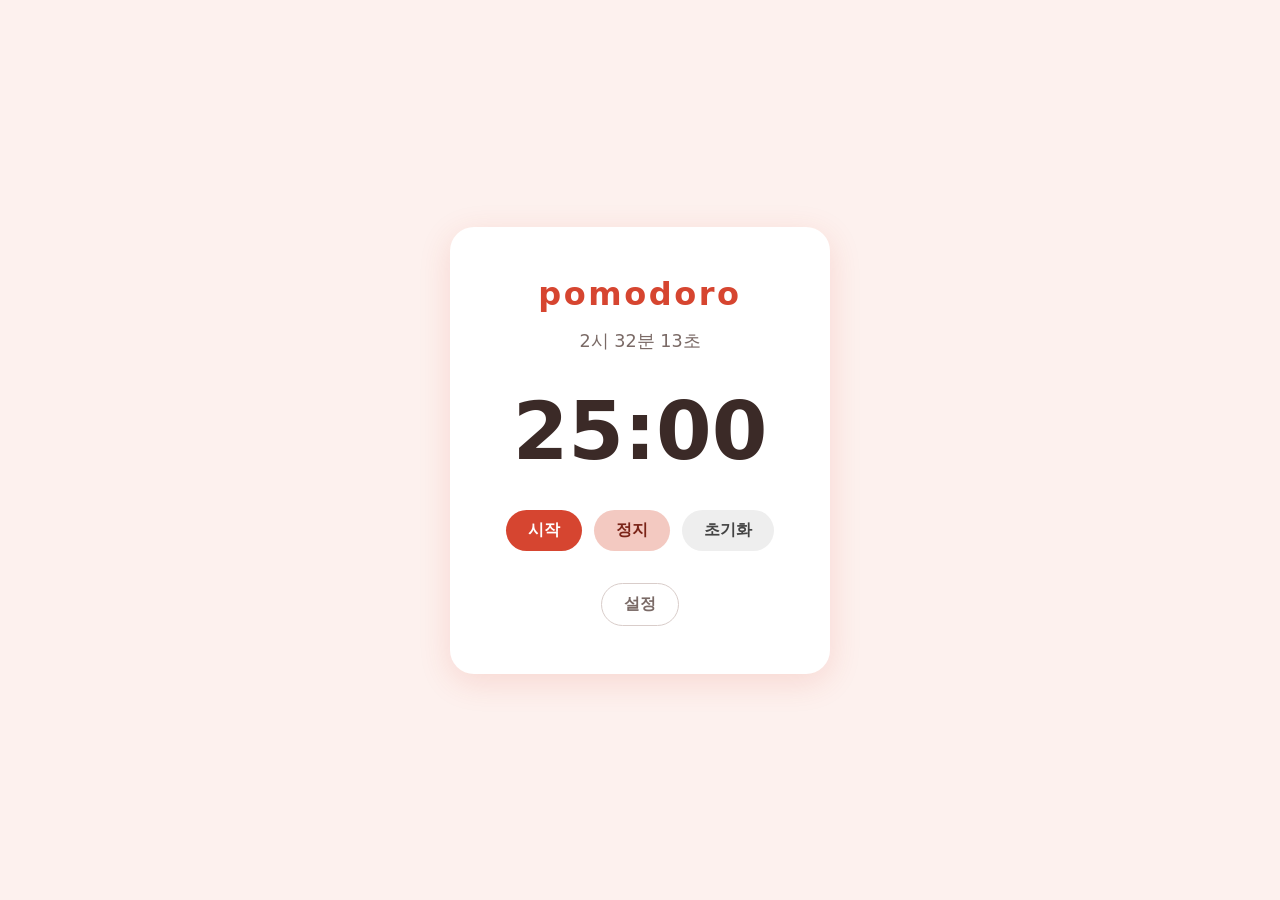
<file: index.html>
<!doctype html>
<html lang="ko">
  <head>
    <meta charset="UTF-8" />
    <meta name="viewport" content="width=device-width, initial-scale=1.0" />
    <title>Pomodoro</title>
    <link rel="stylesheet" href="index.css" />
  </head>
  <body>
    <main class="container">
      <h1>POMODORO</h1>

      <p class="clock" aria-label="현재 시간"></p>

      <section class="timer" aria-label="남은 시간">
        <span class="time">25:00</span>
      </section>

      <section class="controls" aria-label="타이머 제어">
        <button type="button" class="btn btn-start">시작</button>
        <button type="button" class="btn btn-pause">정지</button>
        <button type="button" class="btn btn-reset">초기화</button>
      </section>

      <button type="button" class="btn btn-settings">설정</button>
    </main>
    <script src="index.js"></script>
  </body>
</html>
</file>
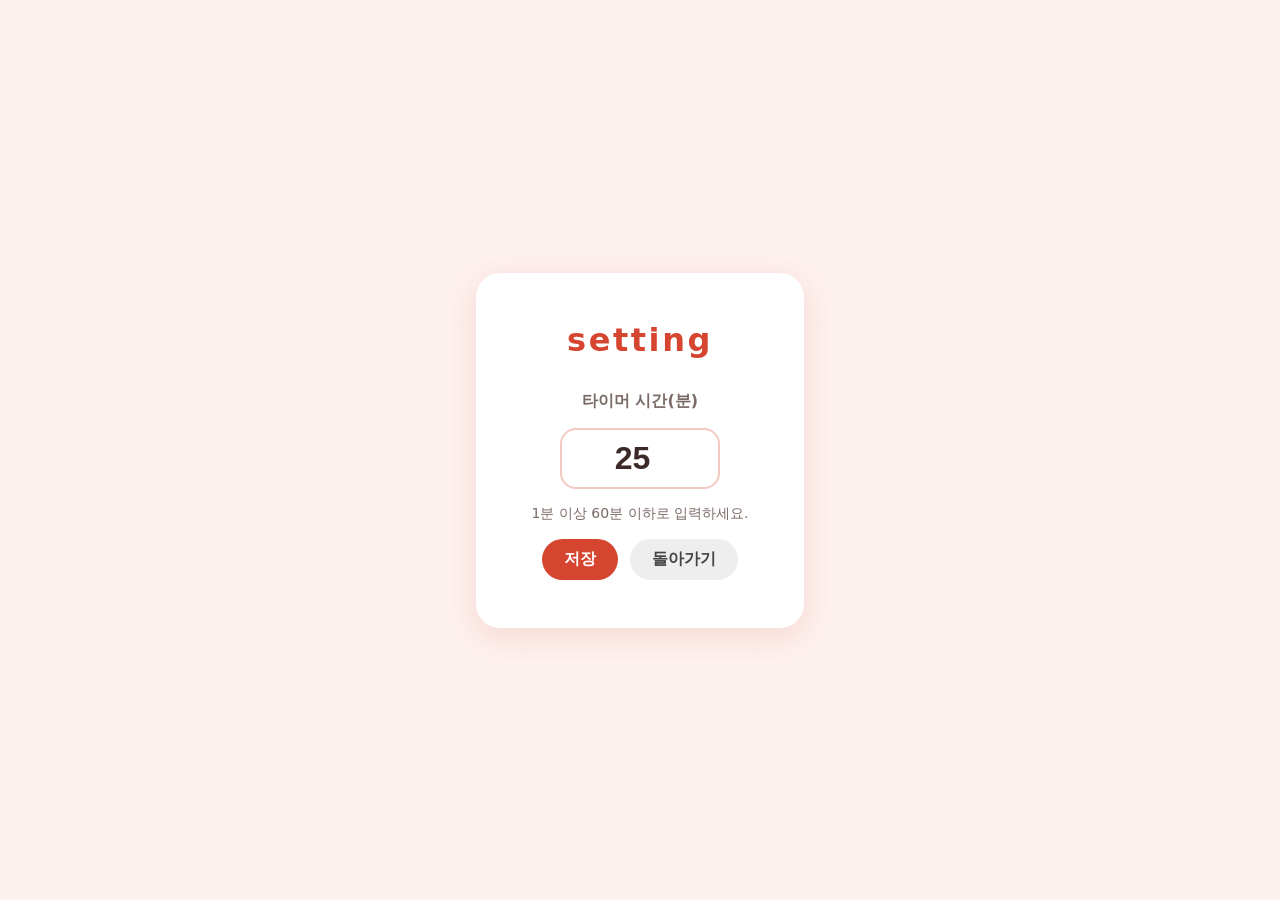
<file: setting.html>
<!DOCTYPE html>
<html lang="ko">
<head>
  <meta charset="UTF-8">
  <meta name="viewport" content="width=device-width, initial-scale=1.0">
  <title>Setting</title>
  <link rel="stylesheet" href="index.css">
  <link rel="stylesheet" href="setting.css">
</head>
<body>
  <main class="container">
    <h1>setting</h1>

    <form class="setting-form" id="setting-form" novalidate>
      <label for="timer-minutes">타이머 시간(분)</label>
      <input type="number" id="timer-minutes" min="1" max="60" step="1" inputmode="numeric">
      <p class="hint" id="hint">1분 이상 60분 이하로 입력하세요.</p>

      <div class="controls">
        <button type="submit" class="btn btn-start" id="save-btn" disabled>저장</button>
        <button type="button" class="btn btn-reset" id="back-btn">돌아가기</button>
      </div>
    </form>
  </main>
  <script src="setting.js"></script>
</body>
</html>
</file>
<file: index.css>
* {
  box-sizing: border-box;
  margin: 0;
  padding: 0;
}

body {
  min-height: 100vh;
  display: flex;
  align-items: center;
  justify-content: center;
  background: #fdf1ee;
  color: #3b2a27;
  font-family: system-ui, -apple-system, "Segoe UI", sans-serif;
}

.container {
  display: flex;
  flex-direction: column;
  align-items: center;
  gap: 32px;
  padding: 48px 56px;
  background: #fff;
  border-radius: 24px;
  box-shadow: 0 8px 32px rgba(214, 69, 48, 0.15);
}

h1 {
  font-size: 2rem;
  font-weight: 700;
  letter-spacing: 0.08em;
  text-transform: lowercase;
  color: #d64530;
}

.clock {
  margin-top: -16px;
  font-size: 1.1rem;
  color: #7a6a66;
  font-variant-numeric: tabular-nums;
}

.time {
  font-size: 5rem;
  font-weight: 700;
  font-variant-numeric: tabular-nums;
}

.controls {
  display: flex;
  gap: 12px;
}

.btn {
  padding: 10px 22px;
  border: none;
  border-radius: 999px;
  font-size: 1rem;
  font-weight: 600;
  cursor: pointer;
  transition: filter 0.15s, transform 0.05s;
}

.btn:hover {
  filter: brightness(0.95);
}

.btn:active {
  transform: translateY(1px);
}

.btn-start {
  background: #d64530;
  color: #fff;
}

.btn-pause {
  background: #f3c9c1;
  color: #7a2418;
}

.btn-reset {
  background: #eee;
  color: #444;
}

.btn-settings {
  background: transparent;
  color: #7a6a66;
  border: 1px solid #d9cdca;
}
</file>
<file: setting.css>
.setting-form {
  display: flex;
  flex-direction: column;
  align-items: center;
  gap: 16px;
}

.setting-form label {
  font-weight: 600;
  color: #7a6a66;
}

.setting-form input {
  width: 160px;
  padding: 10px 16px;
  border: 2px solid #f3c9c1;
  border-radius: 16px;
  font-size: 2rem;
  font-weight: 700;
  text-align: center;
  color: inherit;
  font-variant-numeric: tabular-nums;
}

.setting-form input:focus {
  outline: none;
  border-color: #d64530;
}

.hint {
  font-size: 0.875rem;
  color: #7a6a66;
}

.hint.error {
  color: #d64530;
}

.btn:disabled {
  opacity: 0.4;
  cursor: not-allowed;
  filter: none;
  transform: none;
}
</file>
